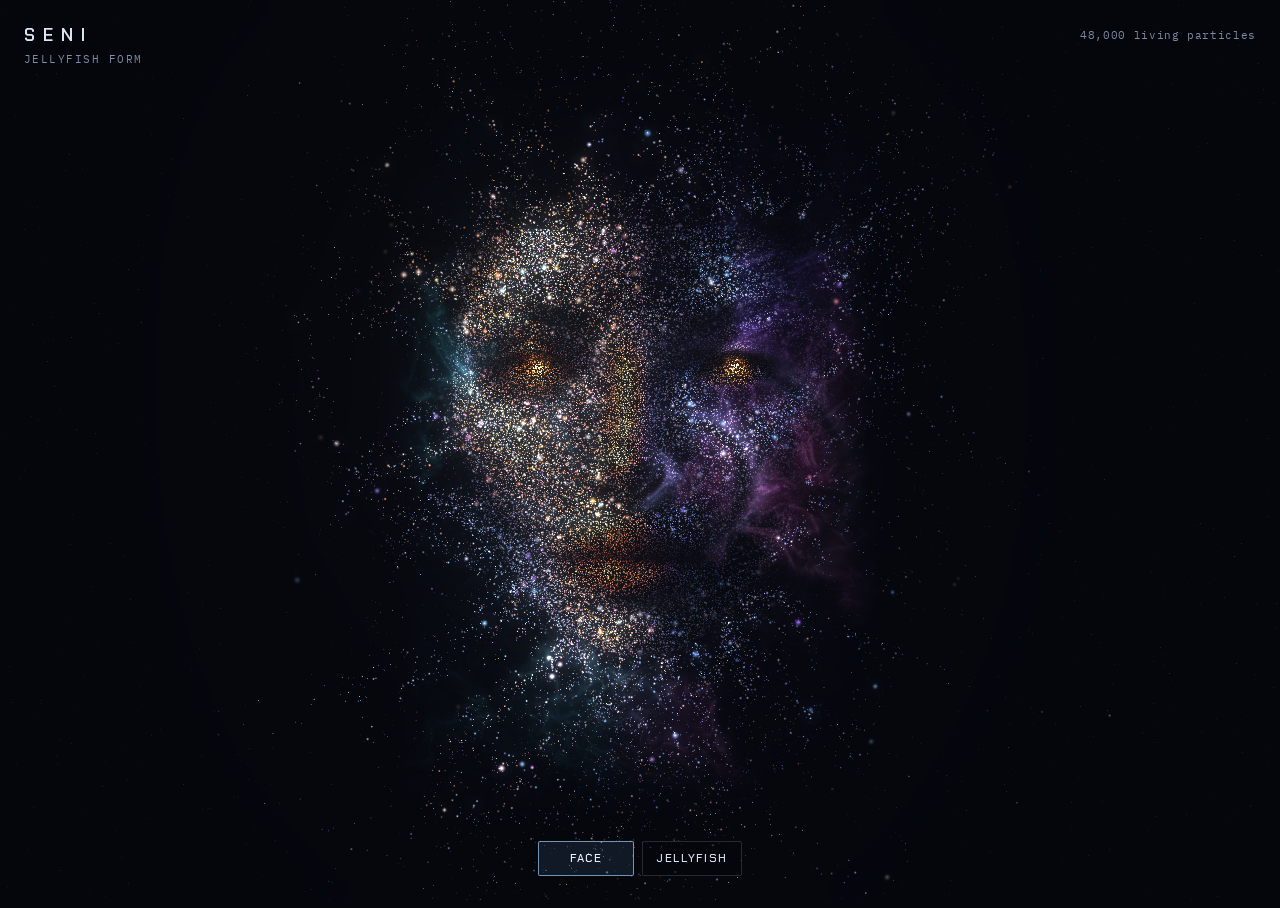
<file: jelly.html>
<!doctype html>
<html lang="en">
<head>
<meta charset="utf-8">
<meta name="viewport" content="width=device-width, initial-scale=1, viewport-fit=cover">
<title>Seni · Jellyfish form</title>
<link rel="stylesheet" href="./css/nova.css">
<link rel="stylesheet" href="./css/orbit.css">
<style>
.orbit-controls { gap: 8px; }
.orbit-controls button { min-width: 96px; }
.orbit-controls button[aria-pressed="true"] { border-color: rgba(167,214,255,.65); color: #eef5ff; background: rgba(89,136,184,.14); }
#form-status { margin: 4px 0 0; color: var(--dim); font-size: .68rem; letter-spacing: .06em; }
</style>
<script type="importmap">{"imports":{"three":"./js/vendor/three.module.js","three/addons/":"./js/vendor/addons/"}}</script>
<script type="module" src="./js/jelly-preview.js"></script>
</head>
<body class="orbital-study">
<canvas id="stage" aria-label="Seni’s particles flowing from her face into a luminous drifting jellyfish"></canvas>
<header class="orbit-hud">
  <p class="mark">SENI<small>Jellyfish form</small></p>
  <p id="form-status" role="status">Forming Seni…</p>
</header>
<footer class="orbit-controls" aria-label="Choose Seni’s form">
  <button data-form="face" type="button" aria-pressed="true" disabled>Face</button>
  <button data-form="jelly" type="button" aria-pressed="false" disabled>Jellyfish</button>
</footer>
</body>
</html>
</file>
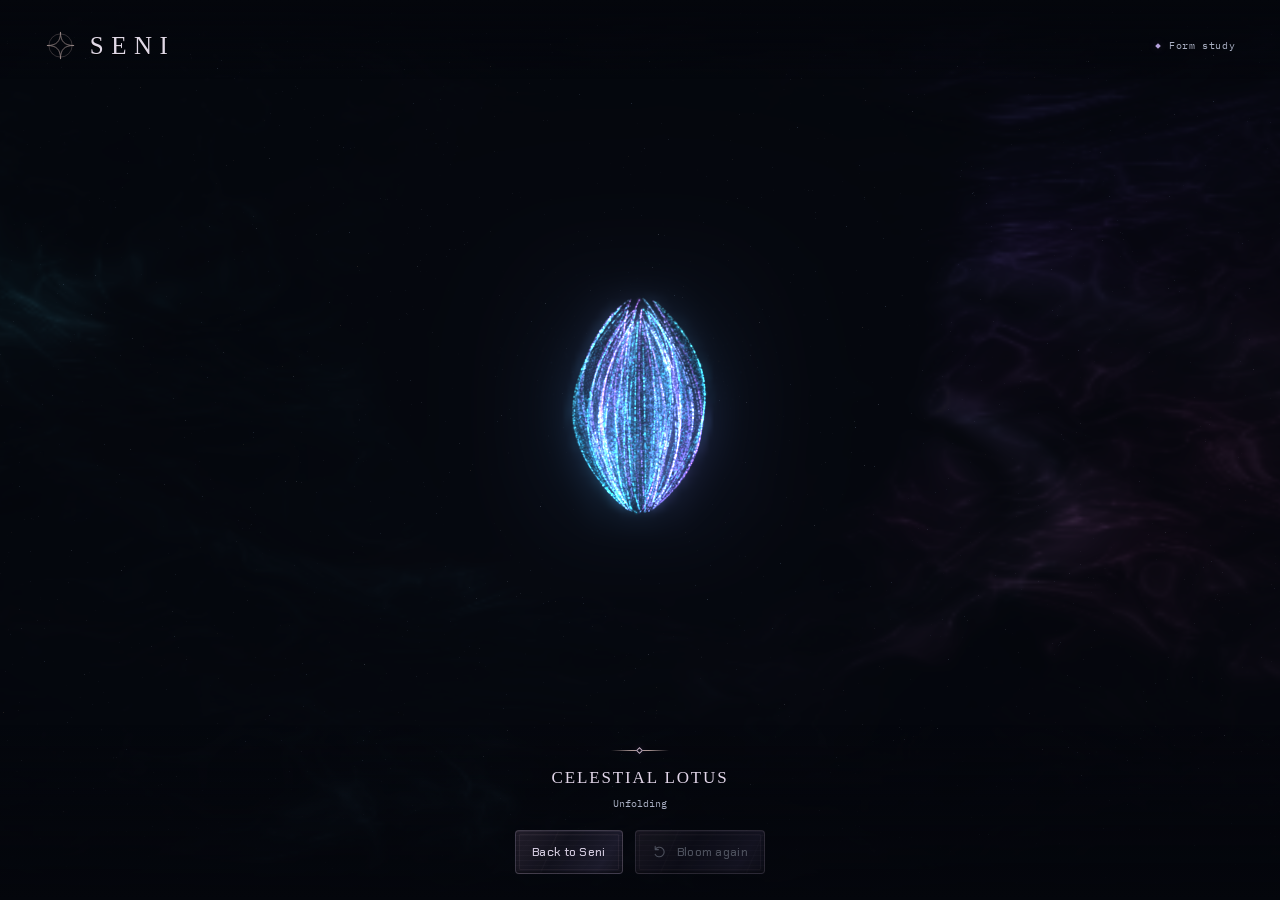
<file: lotus.html>
<!doctype html>
<html lang="en">
<head>
  <meta charset="utf-8">
  <meta name="viewport" content="width=device-width, initial-scale=1, viewport-fit=cover">
  <meta name="theme-color" content="#04060c">
  <title>Seni · Celestial Lotus</title>
  <link rel="stylesheet" href="./css/landing.css">
  <link rel="stylesheet" href="./css/lotus.css">
  <script type="importmap">{"imports":{"three":"./js/vendor/three.module.js","three/addons/":"./js/vendor/addons/"}}</script>
  <script type="module" src="./js/lotus-preview.js"></script>
</head>
<body class="lotus-study">
  <canvas id="stage" aria-label="A celestial lotus with drifting petal filaments, a rising stream of light and occasional bright petal traces"></canvas>
  <header class="masthead lotus-header">
    <div class="wordmark" aria-label="Seni">
      <svg class="brand-symbol" viewBox="0 0 32 32" aria-hidden="true"><path d="M16 2C16 12 12 16 2 16c10 0 14 4 14 14 0-10 4-14 14-14C20 16 16 12 16 2Z"/><circle cx="16" cy="16" r="12"/></svg>
      <span>SENI</span>
    </div>
    <p class="preview-label"><span aria-hidden="true"></span>Form study</p>
  </header>
  <main><h1 class="sr-only">Celestial Lotus</h1></main>
  <footer class="experience-footer">
    <div class="presence">
      <span class="presence-line" aria-hidden="true"></span>
      <p>Celestial Lotus</p>
      <p class="presence-note" id="lotus-status" role="status">Preparing the bloom…</p>
    </div>
    <div class="voice-controls" role="group" aria-label="Lotus preview controls">
      <a class="quiet-button" href="./">Back to Seni</a>
      <button class="quiet-button" id="bloom" type="button" disabled>
        <svg viewBox="0 0 20 20" aria-hidden="true"><path d="M4 7a6 6 0 1 1 0 6M4 3v4h4"/></svg>
        Bloom again
      </button>
    </div>
  </footer>
  <noscript><p class="no-script">Enable JavaScript to see the Celestial Lotus.</p></noscript>
</body>
</html>
</file>
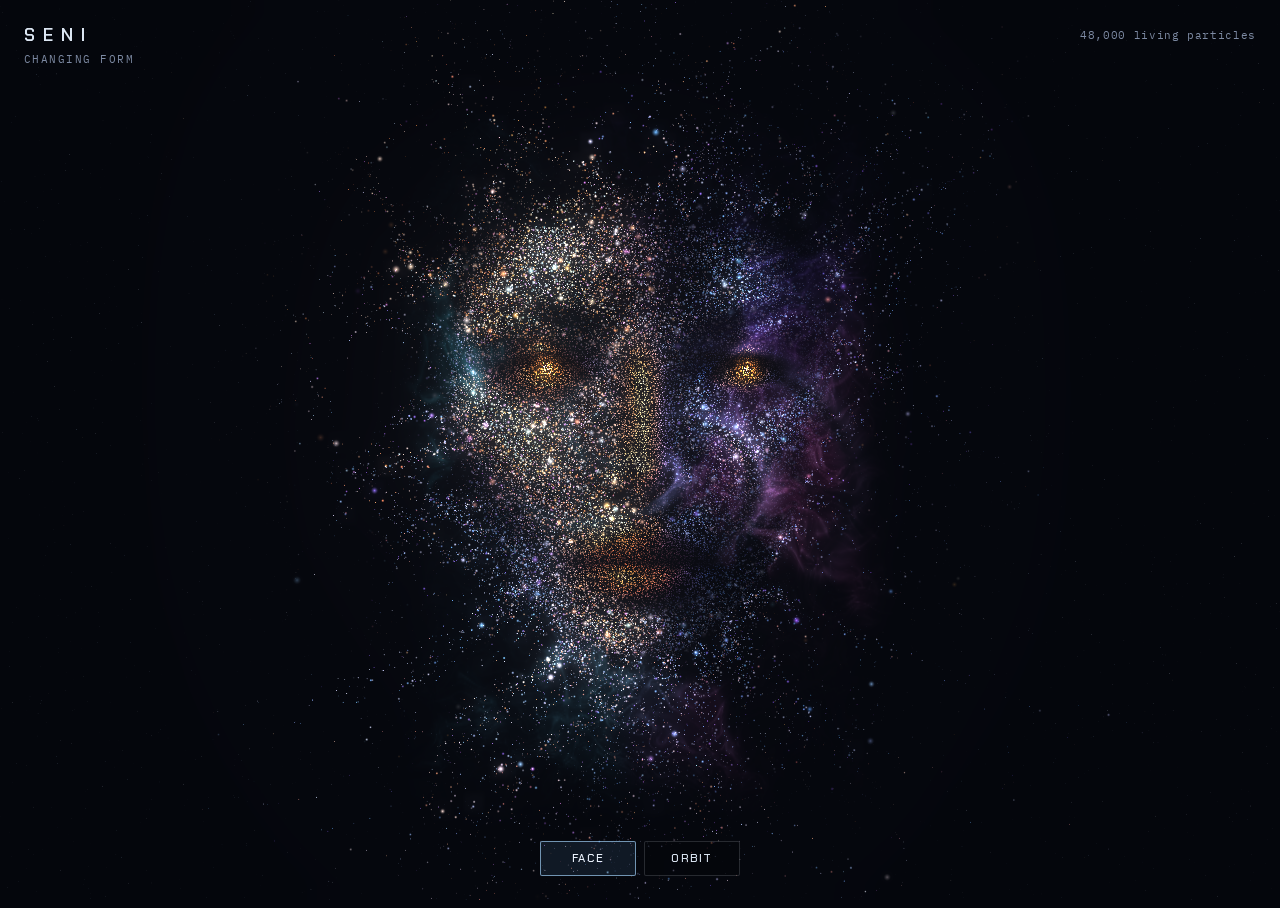
<file: morph.html>
<!doctype html>
<html lang="en">
<head>
<meta charset="utf-8">
<meta name="viewport" content="width=device-width, initial-scale=1, viewport-fit=cover">
<title>Seni · Changing form</title>
<link rel="stylesheet" href="./css/nova.css">
<link rel="stylesheet" href="./css/orbit.css">
<style>
.orbit-controls { gap: 8px; }
.orbit-controls button { min-width: 96px; }
.orbit-controls button[aria-pressed="true"] { border-color: rgba(167,214,255,.65); color: #eef5ff; background: rgba(89,136,184,.14); }
#form-status { margin: 4px 0 0; color: var(--dim); font-size: .68rem; letter-spacing: .06em; }
</style>
<script type="importmap">{"imports":{"three":"./js/vendor/three.module.js","three/addons/":"./js/vendor/addons/"}}</script>
<script type="module" src="./js/morph-preview.js"></script>
</head>
<body class="orbital-study">
<canvas id="stage" aria-label="Seni’s particles changing between her face and an orbital star"></canvas>
<header class="orbit-hud">
  <p class="mark">SENI<small>Changing form</small></p>
  <p id="form-status" role="status">Forming Seni…</p>
</header>
<footer class="orbit-controls" aria-label="Choose Seni’s form">
  <button data-form="face" type="button" aria-pressed="true" disabled>Face</button>
  <button data-form="orbit" type="button" aria-pressed="false" disabled>Orbit</button>
</footer>
</body>
</html>
</file>
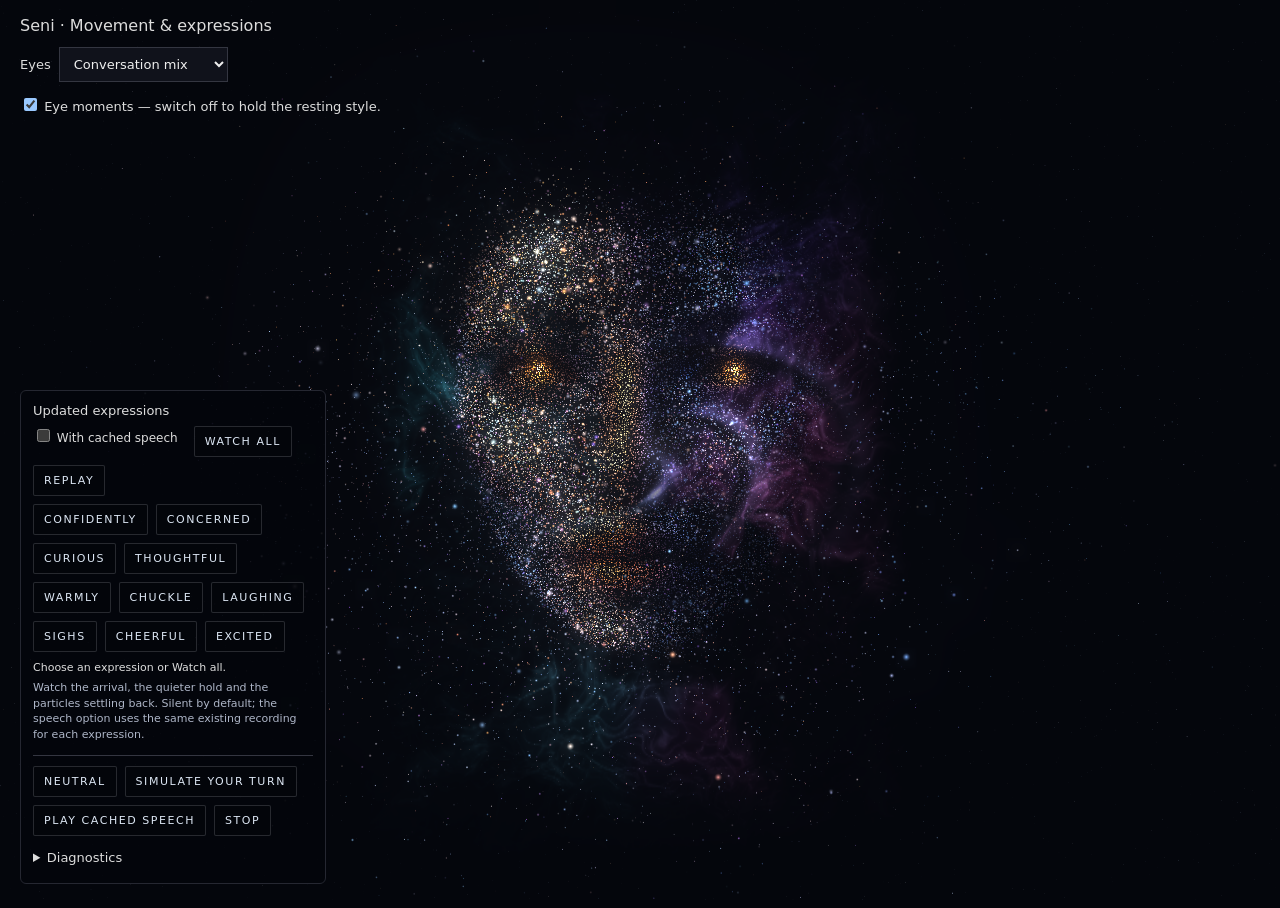
<file: movement.html>
<!doctype html>
<html lang="en">
<head>
  <meta charset="utf-8">
  <meta name="viewport" content="width=device-width,initial-scale=1">
  <title>Seni · Expression preview</title>
  <link rel="stylesheet" href="./css/nova.css">
  <script type="importmap">{"imports":{"three":"./js/vendor/three.module.js","three/addons/":"./js/vendor/addons/"}}</script>
  <style>
    .qa { position:fixed; z-index:10; left:20px; top:16px; right:20px; font:13px system-ui; color:#ddd }
    fieldset.qa { border:0; padding:0; margin:0; min-width:0 }
    .qa p { max-width:380px; line-height:1.4 }
    .qa nav { display:flex; gap:8px; flex-wrap:wrap; margin-bottom:8px }
    .qa button, .qa select { padding:8px 10px; font:inherit }
    .qa select { background:#10121b; color:#eee; border:1px solid #343641; margin-left:8px; max-width:72% }
    .controls { position:fixed; left:20px; bottom:16px; width:280px; max-height:calc(100vh - 165px); overflow:auto;
      background:rgba(4,6,12,.87); padding:12px; border:1px solid #252731; border-radius:6px }
    .controls button { font-size:11px }
    .timing-comparison { border-bottom:1px solid #343641; margin-bottom:10px; padding-bottom:8px }
    .timing-comparison h2 { font-size:13px; font-weight:500; margin:0 0 8px }
    .timing-options { display:flex; gap:8px 16px; flex-wrap:wrap; margin-bottom:8px; font-size:12px }
    .timing-comparison p { max-width:none; margin:5px 0; font-size:11px; color:#aeb6c8 }
    #timing-status { color:#ddd; min-height:1.4em }
    #metrics { white-space:pre-wrap; max-width:330px; font-size:12px }
    h1 { font-size:16px; font-weight:500; margin:0 0 12px }
    summary { cursor:pointer; padding:6px 0 }
    @media (max-width:900px) {
      .controls { width:auto; right:20px; max-height:25vh }
      .qa p { margin:6px 0 }
    }
    canvas { position:fixed; inset:0 }
  </style>
</head>
<body>
  <canvas id="stage" aria-label="Seni eye and movement preview"></canvas>
  <fieldset class="qa" id="preview-controls" disabled>
    <h1>Seni · Movement &amp; expressions</h1>
    <label for="eye-style">Eyes</label><select id="eye-style">
      <option value="auto" selected>Conversation mix</option>
      <option value="current">Current eyes</option>
      <option value="relaxed">Soft and settled</option>
      <option value="attentive">Open and attentive</option>
    </select>
    <p><label><input id="eye-moments" type="checkbox" checked> Eye moments</label> — switch off to hold the resting style.</p>
    <div class="controls">
      <section class="timing-comparison" aria-label="Expression performances">
        <h2>Updated expressions</h2>
        <div class="timing-options">
          <label><input id="timing-speech" type="checkbox"> With cached speech</label>
          <button id="watch-all">Watch all</button>
          <button id="replay">Replay</button>
        </div>
        <nav aria-label="Expression examples">
          <button id="timing-confidently">Confidently</button>
          <button id="timing-concerned">Concerned</button>
          <button id="timing-curious">Curious</button>
          <button id="timing-thoughtful">Thoughtful</button>
          <button id="timing-warmly">Warmly</button>
          <button id="timing-chuckle">Chuckle</button>
          <button id="timing-laughing">Laughing</button>
          <button id="timing-sighs">Sighs</button>
          <button id="timing-cheerful">Cheerful</button>
          <button id="timing-excited">Excited</button>
        </nav>
        <p id="timing-status" role="status">Loading expressions…</p>
        <p>Watch the arrival, the quieter hold and the particles settling back. Silent by default; the speech option uses the same existing recording for each expression.</p>
      </section>
      <nav aria-label="Movement examples">
        <button id="neutral">Neutral</button>
        <button id="listening">Simulate your turn</button>
        <button id="speech">Play cached speech</button>
        <button id="stop">Stop</button>
      </nav>
      <details><summary>Diagnostics</summary><pre id="metrics">Loading…</pre></details>
    </div>
  </fieldset>
  <script type="module" src="./js/movement-preview.js"></script>
</body>
</html>
</file>
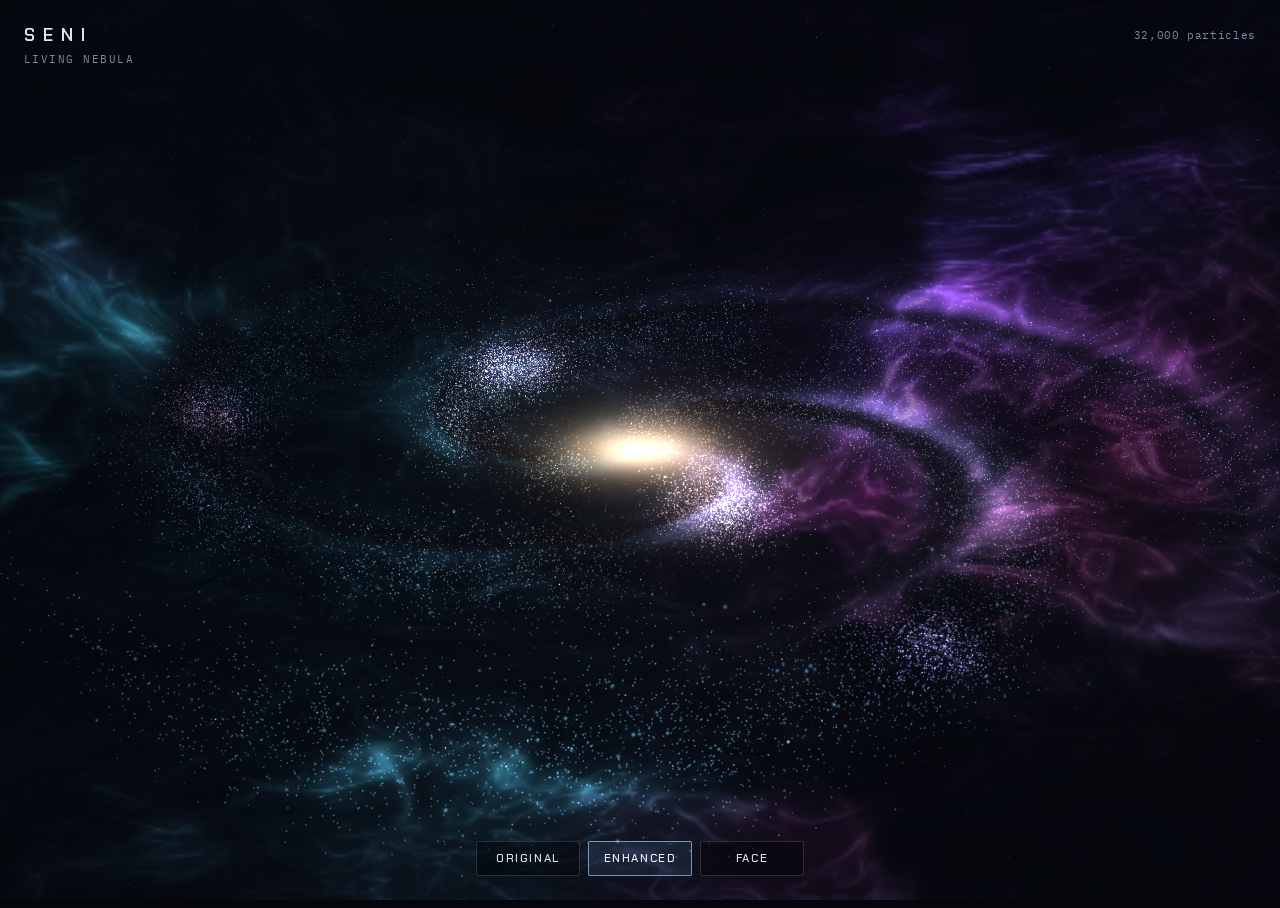
<file: nebula.html>
<!doctype html>
<html lang="en">
<head>
<meta charset="utf-8">
<meta name="viewport" content="width=device-width, initial-scale=1, viewport-fit=cover">
<title>Seni · Living nebula</title>
<link rel="stylesheet" href="./css/nova.css">
<link rel="stylesheet" href="./css/orbit.css">
<style>
.orbit-controls { gap: 8px; flex-wrap: wrap; padding: 0 18px; }
.orbit-controls button { min-width: 104px; }
.orbit-controls button[aria-pressed="true"] { border-color: rgba(167,214,255,.65); color: #eef5ff; background: rgba(89,136,184,.14); }
#form-status { margin: 4px 0 0; color: var(--dim); font-size: .68rem; letter-spacing: .06em; }
</style>
<script type="importmap">{"imports":{"three":"./js/vendor/three.module.js","three/addons/":"./js/vendor/addons/"}}</script>
<script type="module" src="./js/nebula-preview.js"></script>
</head>
<body class="orbital-study">
<canvas id="stage" aria-label="Seni’s nebula with travelling colour and delicate internal lightning"></canvas>
<header class="orbit-hud">
  <p class="mark">SENI<small>Living nebula</small></p>
  <p id="form-status" role="status">Gathering light…</p>
</header>
<footer class="orbit-controls" aria-label="Compare Seni’s nebula">
  <button data-view="original" type="button" aria-pressed="false" disabled>Original</button>
  <button data-view="enhanced" type="button" aria-pressed="true" disabled>Enhanced</button>
  <button data-view="face" type="button" aria-pressed="false" disabled>Face</button>
</footer>
</body>
</html>
</file>
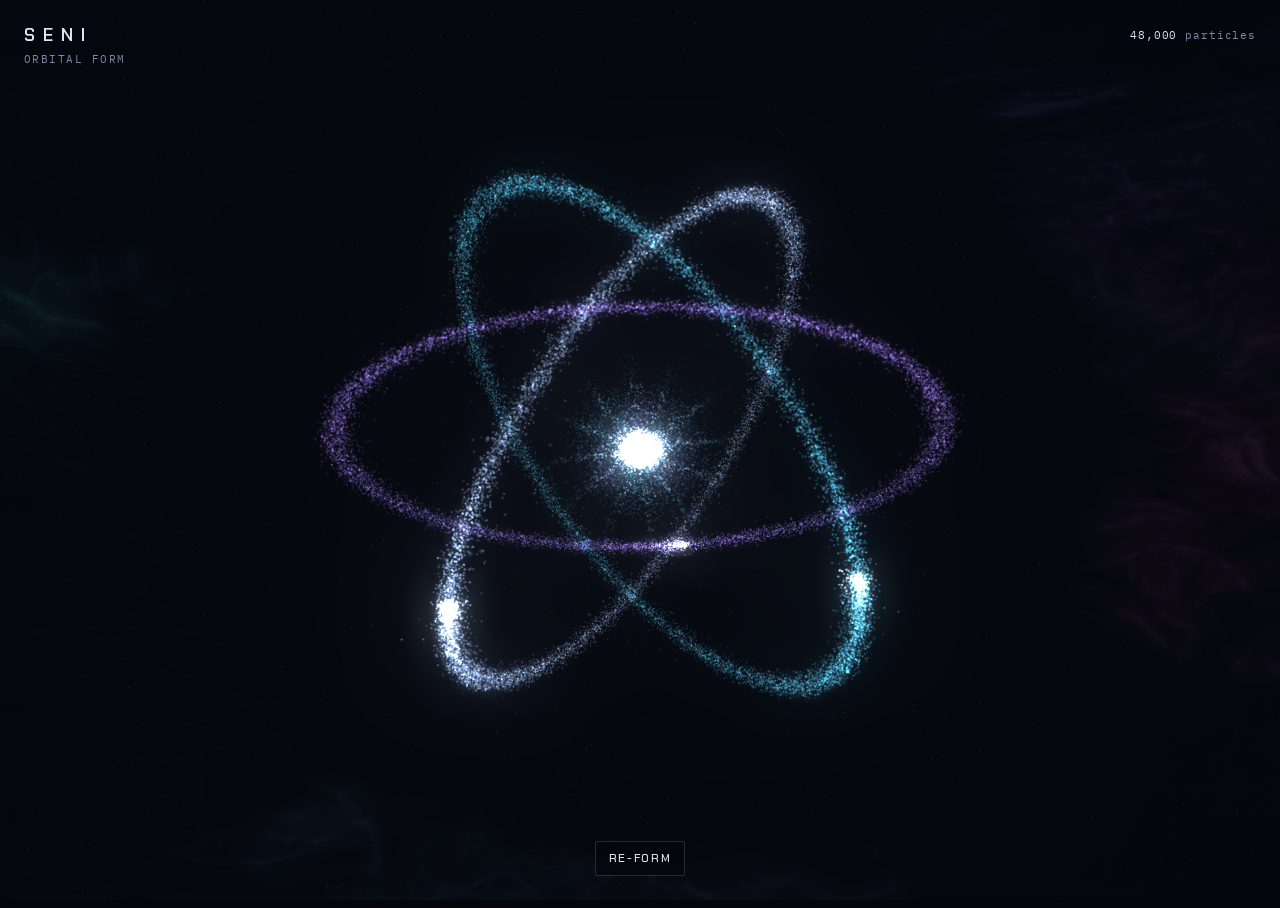
<file: orbit.html>
<!doctype html>
<html lang="en">
<head>
<meta charset="utf-8">
<meta name="viewport" content="width=device-width, initial-scale=1, viewport-fit=cover">
<title>Seni · Orbital form</title>
<link rel="stylesheet" href="./css/nova.css">
<link rel="stylesheet" href="./css/orbit.css">
<script type="importmap">{"imports":{"three":"./js/vendor/three.module.js","three/addons/":"./js/vendor/addons/"}}</script>
<script type="module" src="./js/orbit-preview.js"></script>
</head>
<body class="orbital-study">
<canvas id="stage" aria-label="Seni’s orbital form: a cool luminous star surrounded by three moving particle rings"></canvas>
<header class="orbit-hud">
  <p class="mark">SENI<small>Orbital form</small></p>
  <p class="orbit-count"><span id="orbit-count">48,000</span> particles</p>
</header>
<footer class="orbit-controls"><button id="reform" type="button">Re-form</button></footer>
</body>
</html>
</file>
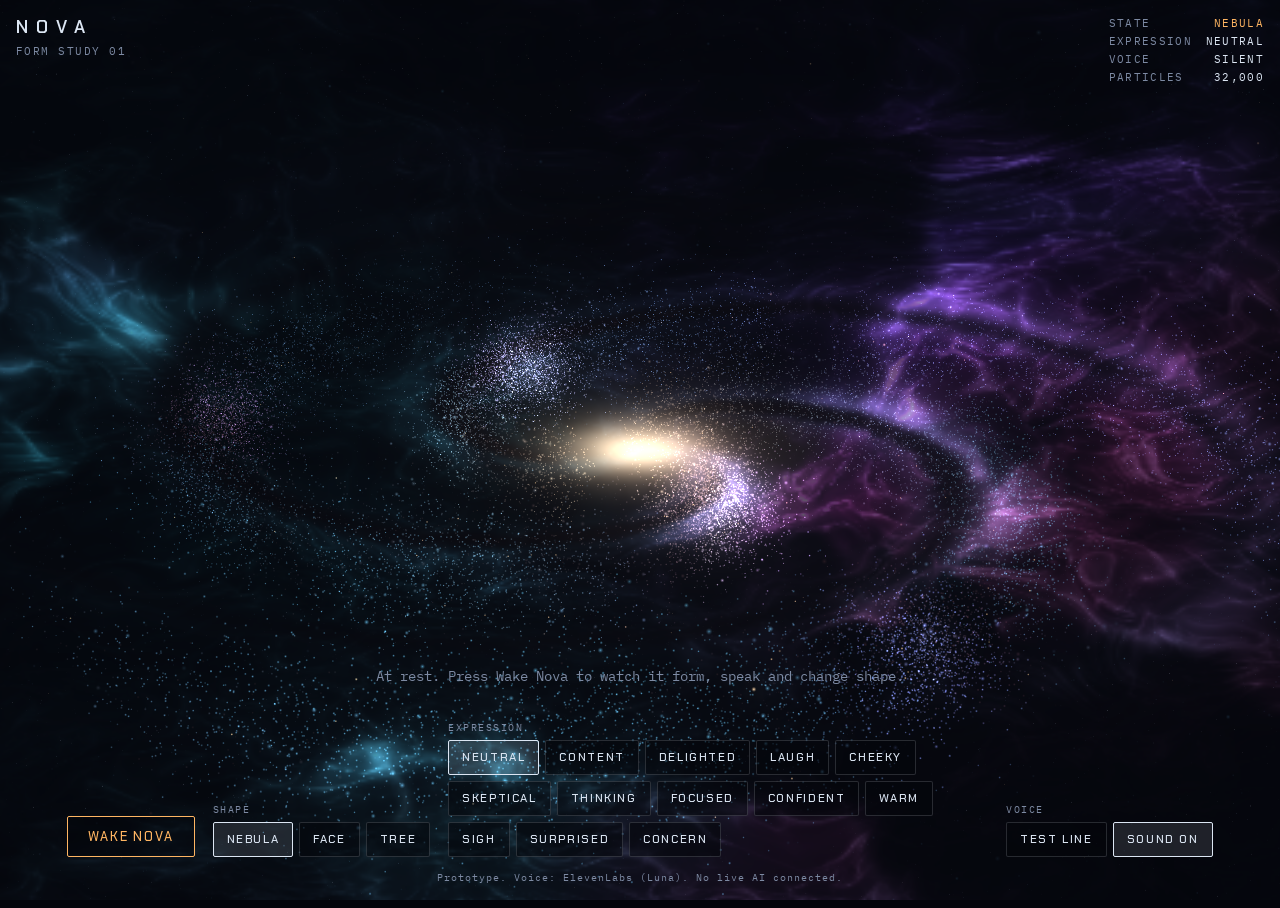
<file: study.html>
<!doctype html>
<html lang="en">
<head>
<meta charset="utf-8">
<meta name="viewport" content="width=device-width, initial-scale=1, viewport-fit=cover">
<title>Nova</title>
<link rel="stylesheet" href="./css/nova.css">
<script type="importmap">
{
  "imports": {
    "three": "./js/vendor/three.module.js",
    "three/addons/": "./js/vendor/addons/"
  }
}
</script>
<script type="module" src="./js/main.js"></script>
</head>
<body>

<canvas id="stage" aria-label="Nova, a cloud of light particles"></canvas>

<header class="hud">
  <p class="mark">NOVA<small>Form study 01</small></p>
  <dl class="readout">
    <div><dt>State</dt><dd id="r-state" class="live">Nebula</dd></div>
    <div><dt>Expression</dt><dd id="r-expr">Neutral</dd></div>
    <div><dt>Voice</dt><dd id="r-voice">Loading</dd></div>
    <div><dt>Particles</dt><dd id="r-n">0</dd></div>
  </dl>
</header>

<section class="bottom">
  <p class="caption rest" id="caption" aria-live="polite">At rest. Press Wake Nova to watch it form, speak and change shape.</p>
  <div class="dock">
    <button id="wake" class="primary" disabled>Wake Nova</button>
    <div class="group" role="group" aria-label="Shape">
      <span>Shape</span>
      <div class="row">
        <button data-mode="nebula" aria-pressed="true">Nebula</button>
        <button data-mode="face" aria-pressed="false">Face</button>
        <button data-mode="tree" aria-pressed="false">Tree</button>
      </div>
    </div>
    <div class="group" role="group" aria-label="Expression">
      <span>Expression</span>
      <div class="row">
        <button data-expr="neutral" aria-pressed="true">Neutral</button>
        <button data-expr="warm" aria-pressed="false">Warm</button>
        <button data-expr="curious" aria-pressed="false">Curious</button>
        <button data-expr="thinking" aria-pressed="false">Thinking</button>
      </div>
    </div>
    <div class="group" role="group" aria-label="Voice">
      <span>Voice</span>
      <div class="row">
        <button id="line" disabled>Test line</button>
        <button id="sound" aria-pressed="true">Sound on</button>
      </div>
    </div>
  </div>
  <p class="note">Prototype. Voice: ElevenLabs (Luna). No live AI connected.</p>
</section>

</body>
</html>
</file>
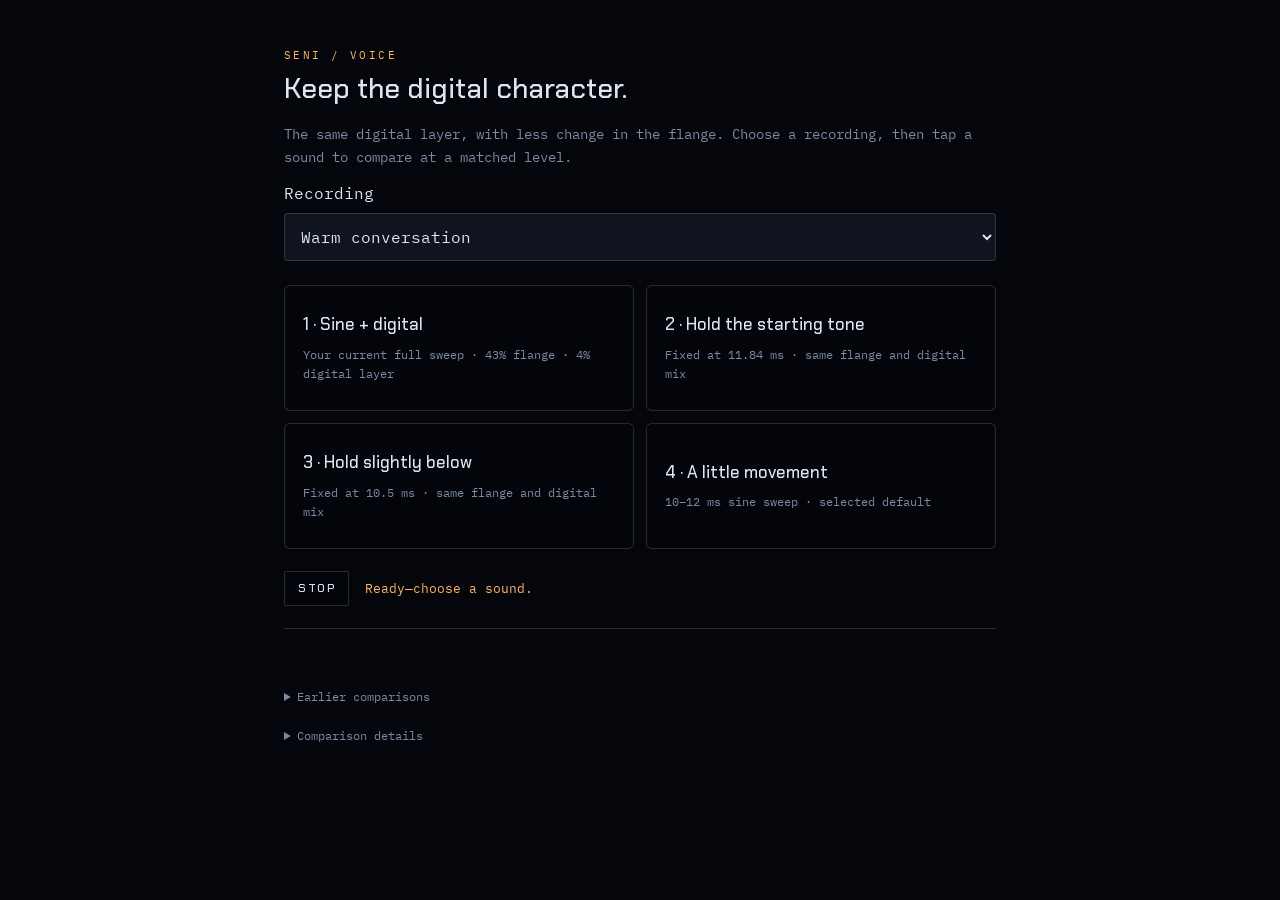
<file: voice.html>
<!doctype html>
<html lang="en">
<head>
  <meta charset="utf-8">
  <meta name="viewport" content="width=device-width,initial-scale=1">
  <title>Seni · Voice comparison</title>
  <link rel="stylesheet" href="./css/nova.css">
  <style>
    * { box-sizing: border-box }
    body { margin:0; overflow:auto; min-height:100%; height:auto }
    main { max-width:760px; margin:0 auto; padding:48px 24px }
    h1 { font-family:var(--display); font-weight:500; font-size:28px; margin:8px 0 16px }
    p { color:var(--dim); line-height:1.65; font-size:14px }
    .eyebrow { color:var(--ember); letter-spacing:.22em; font-size:11px }
    select { display:block; width:100%; padding:12px; margin:10px 0 24px; font:inherit;
      color:var(--ink); background:#10141e; border:1px solid var(--rule); border-radius:4px }
    .options { display:grid; grid-template-columns:1fr 1fr; gap:12px }
    .options button { min-height:126px; text-align:left; text-transform:none; letter-spacing:0;
      padding:18px; border-radius:6px; font-size:17px; line-height:1.4 }
    button small { display:block; color:var(--dim); font:12px/1.6 var(--mono); margin-top:8px }
    .transport { display:flex; align-items:center; gap:16px; margin:22px 0 }
    #status { font-size:13px; color:var(--ember); line-height:1.5 }
    #quote { padding:18px 0; border-top:1px solid var(--rule) }
    details { color:var(--dim); font-size:12px; margin-top:24px }
    pre { white-space:pre-wrap; line-height:1.6; overflow-wrap:anywhere }
    @media(max-width:540px) { main { padding:24px 18px } .options { grid-template-columns:1fr } .options button { min-height:100px } }
  </style>
</head>
<body>
  <main>
    <div class="eyebrow">SENI / VOICE</div>
    <h1>Keep the digital character.</h1>
    <p>The same digital layer, with less change in the flange. Choose a recording, then tap a sound to compare at a matched level.</p>
    <label for="clip">Recording</label>
    <select id="clip">
      <option value="lab-slow">Warm conversation</option>
      <option value="lab-moods">Whisper, laughter and expression</option>
      <option value="intro">Introduction</option>
      <option value="lab-press">Clear consonants</option>
      <option value="lab-fast">Quick speech</option>
    </select>
    <div class="options" aria-label="Voice comparisons">
      <button data-preset="digital" aria-pressed="false">1 · Sine + digital<small>Your current full sweep · 43% flange · 4% digital layer</small></button>
      <button data-preset="fixedHigh" aria-pressed="false">2 · Hold the starting tone<small>Fixed at 11.84 ms · same flange and digital mix</small></button>
      <button data-preset="fixedLow" aria-pressed="false">3 · Hold slightly below<small>Fixed at 10.5 ms · same flange and digital mix</small></button>
      <button data-preset="narrow" aria-pressed="false">4 · A little movement<small>10–12 ms sine sweep · selected default</small></button>
    </div>
    <div class="transport"><button id="stop">Stop</button><span id="status" role="status">Ready—choose a sound.</span></div>
    <p id="quote"></p>
    <details>
      <summary>Earlier comparisons</summary>
      <div class="options" aria-label="Earlier voice comparisons">
        <button data-preset="original" aria-pressed="false">Original triangle<small>43% flange · approved starting point</small></button>
        <button data-preset="sine" aria-pressed="false">Sine only<small>43% flange · no digital layer</small></button>
        <button data-preset="balanced" aria-pressed="false">Balanced digital<small>32% flange · 4% digital layer</small></button>
      </div>
    </details>
    <details><summary>Comparison details</summary><pre id="metrics">Levels are measured when a recording loads.</pre></details>
  </main>
  <script type="module" src="./js/voice-preview.js"></script>
</body>
</html>
</file>
<file: css/nova.css>
@font-face {
  font-family: 'Chakra Petch';
  font-style: normal;
  font-weight: 500;
  font-display: swap;
  src: url('../assets/fonts/chakra-petch-latin-500-normal.woff2') format('woff2');
}

@font-face {
  font-family: 'Chakra Petch';
  font-style: normal;
  font-weight: 600;
  font-display: swap;
  src: url('../assets/fonts/chakra-petch-latin-600-normal.woff2') format('woff2');
}

@font-face {
  font-family: 'IBM Plex Mono';
  font-style: normal;
  font-weight: 400;
  font-display: swap;
  src: url('../assets/fonts/ibm-plex-mono-latin-400-normal.woff2') format('woff2');
}

@font-face {
  font-family: 'IBM Plex Mono';
  font-style: normal;
  font-weight: 500;
  font-display: swap;
  src: url('../assets/fonts/ibm-plex-mono-latin-500-normal.woff2') format('woff2');
}

/* Layout: full-bleed WebGL stage; HUD pinned top, caption + dock stacked at the bottom. Single deliberate dark look (deep space). */
:root {
  --void: #04060c;
  --ink: #dce6f3;
  --dim: #7d8aa3;
  --ember: #ffb562;
  --rule: rgba(220, 230, 243, 0.16);
  --veil: rgba(4, 6, 12, 0.55);
  --display: 'Chakra Petch', 'Avenir Next Condensed', 'Arial Narrow', sans-serif;
  --mono: 'IBM Plex Mono', ui-monospace, Menlo, Consolas, monospace;
  color-scheme: dark;
}
html, body { height: 100%; }
body { background: var(--void); color: var(--ink); font-family: var(--mono); overflow: hidden; }
#stage { position: fixed; inset: 0; width: 100%; height: 100%; display: block; }

.hud {
  position: fixed; left: 0; right: 0;
  top: env(safe-area-inset-top, 0px);
  padding: 16px;
  display: flex; justify-content: space-between; align-items: flex-start; gap: 16px; flex-wrap: wrap;
  pointer-events: none;
}
.mark { font-family: var(--display); font-weight: 600; font-size: 1.1rem; letter-spacing: 0.45em; margin: 0; }
.mark small { display: block; margin-top: 6px; font-family: var(--mono); font-weight: 400; font-size: 0.66rem; letter-spacing: 0.14em; color: var(--dim); text-transform: uppercase; }
.readout { display: grid; grid-template-columns: auto auto; gap: 4px 14px; margin: 0; font-size: 0.68rem; letter-spacing: 0.12em; text-transform: uppercase; }
.readout div { display: contents; }
.readout dt { color: var(--dim); }
.readout dd { margin: 0; text-align: right; font-variant-numeric: tabular-nums; }
.readout dd.live { color: var(--ember); }

.bottom {
  position: fixed; left: 0; right: 0; bottom: 0;
  padding: 0 16px calc(env(safe-area-inset-bottom, 0px) + 16px);
  display: flex; flex-direction: column; align-items: center; gap: 14px;
  pointer-events: none;
}
.caption {
  margin: 0; max-width: 38rem; min-height: 3em;
  text-align: center; font-size: 1rem; line-height: 1.5; text-wrap: balance;
  color: var(--ink);
}
/* Keep live speech text clear of the face; retain connection/status messages. */
.caption:not(.rest) { display: none; }
.caption .w { opacity: 0.2; transition: opacity 0.12s linear; }
.caption .w.on { opacity: 1; }
.caption.rest { color: var(--dim); font-size: 0.85rem; }

.dock { display: flex; flex-wrap: wrap; justify-content: center; align-items: flex-end; gap: 10px 18px; pointer-events: auto; }
.group { display: flex; flex-direction: column; gap: 6px; }
.group > span { font-size: 0.6rem; letter-spacing: 0.16em; text-transform: uppercase; color: var(--dim); }
.row { display: flex; flex-wrap: wrap; gap: 6px; }
.live-group input {
  box-sizing: border-box; width: 150px; min-width: 0; padding: 9px;
  font: 0.72rem var(--mono); color: var(--ink); background: var(--veil);
  border: 1px solid var(--rule); border-radius: 2px;
}
.live-group input:focus-visible { outline: 2px solid var(--ember); outline-offset: 2px; }
.live-group button:disabled { opacity: 0.5; cursor: default; }
.live-capture { align-items: center; }
.live-capture label { display: flex; align-items: center; gap: 6px; }
.live-capture input { width: auto; padding: 0; }
button {
  font-family: var(--display); font-weight: 500; font-size: 0.72rem; letter-spacing: 0.14em; text-transform: uppercase;
  color: var(--ink); background: var(--veil); border: 1px solid var(--rule); border-radius: 2px;
  padding: 9px 13px; cursor: pointer;
  transition: border-color 0.15s, background 0.15s, color 0.15s;
}
button:hover { border-color: var(--ink); }
button:focus-visible { outline: 2px solid var(--ember); outline-offset: 2px; }
button[aria-pressed="true"] { background: rgba(220, 230, 243, 0.12); border-color: var(--ink); }
button.primary { color: var(--ember); border-color: var(--ember); padding: 11px 20px; font-size: 0.8rem; }
button.primary:hover { background: rgba(255, 181, 98, 0.1); }
.note { margin: 0; font-size: 0.62rem; letter-spacing: 0.1em; color: var(--dim); text-align: center; }

@media (max-width: 560px) {
  .dock { gap: 10px; }
  button { padding: 8px 10px; font-size: 0.66rem; }
  .caption { font-size: 0.92rem; }
}

.tuning {
  position: fixed; z-index: 2;
  top: calc(env(safe-area-inset-top, 0px) + 120px); right: 16px;
  width: 246px; max-width: calc(100vw - 32px);
  border: 1px solid var(--rule); border-radius: 3px;
  background: rgba(4, 6, 12, 0.9); color: var(--ink);
  font-family: var(--mono); font-size: 0.65rem;
}
.tuning > summary {
  padding: 11px 12px; cursor: pointer;
  font-family: var(--display); font-size: 0.75rem;
  letter-spacing: 0.12em; text-transform: uppercase;
}
.tuning > summary::marker { color: var(--ember); }
.tuning > summary:focus-visible,
.tuning input:focus-visible,
.tuning select:focus-visible,
.tuning textarea:focus-visible { outline: 2px solid var(--ember); outline-offset: 2px; }
.tuning-content {
  padding: 0 12px 12px; display: grid; gap: 10px;
  max-height: calc(100dvh - 310px); overflow-y: auto;
  overscroll-behavior: contain;
}
.tuning-control {
  display: grid; grid-template-columns: 1fr auto; gap: 4px 12px;
  align-items: center;
}
.tuning-control output { color: var(--ember); font-variant-numeric: tabular-nums; }
.tuning-control input {
  grid-column: 1 / -1; width: 100%; margin: 0;
  accent-color: var(--ember); cursor: pointer;
}
.tuning-json {
  box-sizing: border-box; display: block; width: 100%; height: 142px;
  resize: none; padding: 8px; border: 1px solid var(--rule); border-radius: 2px;
  background: var(--veil); color: var(--dim);
  font: 0.6rem/1.5 var(--mono); white-space: pre;
}
.tuning-footer { display: flex; align-items: center; gap: 10px; }
.tuning-footer button { padding: 6px 10px; font-size: 0.65rem; }
.tuning-status { color: var(--dim); font-size: 0.6rem; }
.speech-lab { display: grid; grid-template-columns: 1fr auto; gap: 7px; align-items: center; min-width: 0; }
.speech-lab label, .speech-lab .tuning-status { grid-column: 1 / -1; }
.speech-lab select {
  min-width: 0; width: 100%; padding: 6px; border: 1px solid var(--rule); border-radius: 2px;
  background: var(--veil); color: var(--ink); font: 0.6rem var(--mono);
}
.speech-lab button { padding: 6px 10px; font-size: 0.65rem; }
.speech-lab button:disabled, .speech-lab select:disabled { opacity: 0.5; cursor: default; }
.speech-lab-capture-file { grid-column: 1 / -1; width: 100%; min-width: 0; }

@media (max-width: 560px) {
  .tuning { right: 12px; width: 220px; max-width: calc(100vw - 24px); }
  .tuning > summary { padding: 9px 10px; font-size: 0.68rem; }
  .tuning-content { max-height: min(290px, calc(100dvh - 350px)); gap: 7px; padding: 0 10px 10px; }
  .tuning-json { height: 110px; }
}
</file>
<file: css/orbit.css>
.orbit-hud {
  position: fixed; inset: env(safe-area-inset-top, 0px) 0 auto;
  display: flex; justify-content: space-between; align-items: flex-start; gap: 24px;
  padding: 24px; pointer-events: none;
}
.orbit-count {
  margin: 4px 0 0; color: var(--dim); font-size: .68rem;
  font-variant-numeric: tabular-nums; letter-spacing: .08em;
}
.orbit-count span { color: var(--ink); }
.orbit-controls {
  position: fixed; inset: auto 0 calc(env(safe-area-inset-bottom, 0px) + 24px);
  display: flex; justify-content: center;
}
@media (max-width: 560px) {
  .orbit-hud { padding: 18px; gap: 16px; }
  .orbit-count { font-size: .6rem; }
}
</file>
<file: css/landing.css>
@font-face {
  font-family: 'Chakra Petch'; font-style: normal; font-weight: 500; font-display: swap;
  src: url('../assets/fonts/chakra-petch-latin-500-normal.woff2') format('woff2');
}
@font-face {
  font-family: 'Chakra Petch'; font-style: normal; font-weight: 600; font-display: swap;
  src: url('../assets/fonts/chakra-petch-latin-600-normal.woff2') format('woff2');
}
@font-face {
  font-family: 'IBM Plex Mono'; font-style: normal; font-weight: 400; font-display: swap;
  src: url('../assets/fonts/ibm-plex-mono-latin-400-normal.woff2') format('woff2');
}
:root {
  color-scheme: dark; --void: #04060c; --light: #edf0f8; --soft: #a9afc3;
  --violet: #d9c8fc; --border: rgb(166 150 171 / 28%);
  --bronze: #aa9695; --engraving: rgb(174 149 153 / 22%);
  --inscription: 'Palatino Linotype', 'Palatino', 'Book Antiqua', Georgia, serif;
  --display: 'Chakra Petch', 'Avenir Next', sans-serif;
  --mono: 'IBM Plex Mono', ui-monospace, monospace; font-synthesis: none;
  /* Static mineral striations: texture stays local to the controls. */
  --patina: repeating-linear-gradient(0deg, transparent 0 2px, rgb(208 194 217 / 3%) 2px 3px, transparent 3px 5px),
    repeating-linear-gradient(113deg, transparent 0 38px, rgb(179 155 166 / 4%) 39px, transparent 40px 79px),
    linear-gradient(125deg, rgb(145 113 133 / 13%), transparent 42%, rgb(102 93 147 / 12%) 80%, transparent);
}
*, *::before, *::after { box-sizing: border-box; }
html, body { margin: 0; width: 100%; height: 100%; overflow: hidden; }
body { color: var(--light); background: var(--void); font-family: var(--display); }
button { font: inherit; color: inherit; cursor: pointer; -webkit-tap-highlight-color: transparent; }
button:disabled { cursor: default; }
button:focus-visible { outline: 2px solid var(--violet); outline-offset: 5px; }
button svg { width: 20px; height: 20px; fill: none; stroke: currentColor; stroke-width: 1.35; stroke-linecap: round; stroke-linejoin: round; flex: 0 0 auto; }
[hidden] { display: none !important; }
#stage { position: fixed; inset: 0; width: 100%; height: 100%; display: block; }
.masthead {
  position: relative; z-index: 2;
  padding: calc(30px + env(safe-area-inset-top, 0px)) clamp(22px, 3.5vw, 56px) 18px;
  display: grid; grid-template-columns: 1fr auto 1fr; align-items: center; gap: 20px;
  pointer-events: none; background: linear-gradient(var(--void), rgb(4 6 12 / 45%) 60%, transparent);
}
.wordmark { display: flex; align-items: center; gap: 14px; font: 400 25px/1 var(--inscription); letter-spacing: .3em; color: #e1d9e7; text-shadow: 0 1px 0 #000; }
.brand-symbol { width: 31px; height: 31px; fill: none; stroke: var(--bronze); stroke-width: .7; }
.brand-symbol circle { stroke-opacity: .42; }
.mode-switch {
  display: flex; align-items: center; gap: 4px; padding: 5px;
  border: 1px solid var(--border); border-radius: 5px;
  background-color: #0c0d16; background-image: var(--patina); pointer-events: auto;
  box-shadow: inset 0 0 0 2px #06070d, inset 0 0 0 3px rgb(174 149 153 / 9%), 0 5px 16px rgb(0 0 0 / 25%);
}
.mode-option {
  position: relative; min-width: 98px; min-height: 40px; padding: 8px 17px; border: 1px solid transparent;
  border-radius: 2px; background: transparent; display: flex; justify-content: center;
  align-items: center; gap: 8px; font-size: 13px; font-weight: 500; letter-spacing: .035em;
}
.mode-option:disabled { color: #9799ad; }
.mode-option.is-selected {
  background-color: #292532; background-image: var(--patina);
  border-color: rgb(185 164 190 / 35%); color: #ece3ff;
  box-shadow: inset 0 1px 0 rgb(222 202 227 / 9%), inset 0 -2px 5px rgb(0 0 0 / 35%);
}
.mode-option.is-selected::after { content: ''; position: absolute; bottom: 3px; left: 36%; right: 36%; height: 1px; background: #b9a3b4; box-shadow: 0 0 7px rgb(176 137 210 / 40%); pointer-events: none; }
.mode-option svg { width: 16px; height: 16px; }
.soon { font: 8px var(--mono); text-transform: uppercase; letter-spacing: .07em; color: #aca5bb; }
.preview-label { justify-self: end; display: flex; align-items: center; gap: 9px; margin: 0; font: 10px var(--mono); color: var(--soft); letter-spacing: .06em; }
.preview-label > span { width: 4px; height: 4px; background: #b3a0da; transform: rotate(45deg); box-shadow: 0 0 8px rgb(180 150 242 / 24%); }
.experience { position: relative; z-index: 1; display: grid; justify-items: center; padding-top: 4px; pointer-events: none; }
.arrival { display: flex; flex-direction: column; align-items: center; width: min(360px, calc(100vw - 48px)); pointer-events: auto; text-align: center; }
.meet-button {
  position: relative; display: inline-grid; grid-template-columns: 18px minmax(0, 1fr) 18px; align-items: center; gap: 16px;
  min-width: 262px; min-height: 68px; padding: 21px 25px; color: #eee4f2;
  font: 400 16px/1.2 var(--inscription); text-transform: uppercase; letter-spacing: .14em;
  border: 1px solid #92808f; border-radius: 4px;
  background-color: #1b1926; background-image: var(--patina);
  text-shadow: 0 2px 2px #07060c;
  box-shadow: 0 5px 20px rgb(0 0 0 / 36%), 0 0 36px rgb(139 98 209 / 12%), inset 0 1px 0 rgb(223 202 224 / 17%), inset 0 -3px 6px rgb(0 0 0 / 48%);
  transition: background-color .2s, border-color .2s, box-shadow .2s, color .2s;
}
.meet-button::before { content: ''; position: absolute; inset: 5px; border: 1px solid var(--engraving); border-radius: 1px; box-shadow: 0 1px 0 rgb(0 0 0 / 50%); pointer-events: none; }
.meet-button::after {
  content: ''; position: absolute; inset: -6px; pointer-events: none; opacity: .65;
  background: linear-gradient(var(--bronze), var(--bronze)) left top / 13px 1px,
    linear-gradient(var(--bronze), var(--bronze)) left top / 1px 13px,
    linear-gradient(var(--bronze), var(--bronze)) right bottom / 13px 1px,
    linear-gradient(var(--bronze), var(--bronze)) right bottom / 1px 13px;
  background-repeat: no-repeat;
}
.meet-button:not(:disabled):hover {
  color: #f7eef9; background-color: #282332; border-color: #c2abaf;
  box-shadow: 0 5px 20px rgb(0 0 0 / 36%), 0 0 30px rgb(160 120 200 / 22%), inset 0 1px 0 rgb(235 211 216 / 24%), inset 0 -3px 6px rgb(0 0 0 / 45%);
}
.meet-button:not(:disabled):hover::before { border-color: rgb(212 176 174 / 42%); }
.meet-button:not(:disabled):active { background-color: #15121f; box-shadow: inset 0 2px 8px #07060c; }
.meet-button:disabled { color: #b7b0c5; border-color: #635b70; }
.meet-button svg { width: 18px; height: 18px; color: #c3aecb; }
#meet-label { text-align: center; text-indent: .14em; }
.entry-hint { margin: 18px 0 0; font: 11px/1.6 var(--mono); color: #c0bbcf; letter-spacing: .025em; text-shadow: 0 1px 8px #04060c; }
.entry-error { margin: 14px 0 0; max-width: 310px; font: 12px/1.7 var(--mono); color: #e5c2b0; background: rgb(4 6 12 / 80%); padding: 8px 12px; border-radius: 8px; }
.experience-footer {
  position: fixed; z-index: 2; inset: auto 0 0;
  padding: 25px 20px calc(26px + env(safe-area-inset-bottom, 0px));
  display: flex; flex-direction: column; align-items: center; gap: 18px; pointer-events: none;
  background: linear-gradient(transparent, rgb(4 6 12 / 65%) 55%, var(--void));
}
.presence { text-align: center; }
.presence-line { position: relative; display: block; width: 58px; height: 1px; margin: 0 auto 16px; background: linear-gradient(90deg, transparent, var(--bronze) 35%, var(--bronze) 65%, transparent); }
.presence-line::after { content: ''; position: absolute; width: 5px; height: 5px; left: calc(50% - 2.5px); top: -2px; border: 1px solid #bba7bc; background: #0d0c16; transform: rotate(45deg); box-shadow: 0 0 8px rgb(195 163 246 / 20%); }
.presence p { margin: 0; font: 400 17px/1.3 var(--inscription); letter-spacing: .11em; text-transform: uppercase; color: #e2d6e9; }
.presence .presence-note { margin-top: 7px; color: var(--soft); font: 10px/1.6 var(--mono); letter-spacing: .01em; text-transform: none; }
.presence .form-error { max-width: 340px; margin: 8px auto 0; color: #e5c2b0; font: 10px/1.6 var(--mono); letter-spacing: 0; text-transform: none; }
.voice-controls { display: flex; justify-content: center; align-items: center; flex-wrap: wrap; gap: 8px 12px; pointer-events: auto; }
.capture-controls { display: flex; justify-content: center; align-items: center; flex-wrap: wrap; gap: 8px 12px; pointer-events: auto; }
.capture-controls label { display: flex; align-items: center; gap: 7px; font: 10px var(--mono); color: var(--soft); }
.capture-controls input { accent-color: var(--violet); }
.capture-controls .quiet-button { min-height: 36px; padding: 8px 12px; font-size: 10px; }
.quiet-button {
  position: relative; display: inline-flex; align-items: center; justify-content: center; gap: 9px;
  min-height: 44px; padding: 11px 16px; border-radius: 4px; border: 1px solid var(--border);
  background-color: #11111c; background-image: var(--patina); font-size: 12px; letter-spacing: .025em; color: #d0c8dc;
  box-shadow: inset 0 1px 0 rgb(204 182 213 / 8%), inset 0 -2px 3px rgb(0 0 0 / 35%);
  transition: border-color .15s, color .15s, background-color .15s;
}
.quiet-button::before { content: ''; position: absolute; inset: 3px; border: 1px solid rgb(174 149 153 / 9%); border-radius: 1px; pointer-events: none; }
.quiet-button:not(:disabled):hover { color: #f0e5f6; background-color: #242030; border-color: #9d879c; }
.quiet-button:not(:disabled):active { background-color: #0b0b14; box-shadow: inset 0 2px 5px #050509; }
.quiet-button:disabled { color: #747988; opacity: .65; }
.quiet-button svg { width: 16px; height: 16px; }
.surprise-button, .talk-button { border-color: rgb(180 150 186 / 48%); color: #e8dcef; }
.control-short { display: none; }
.sound-cross, .mic-cross { display: none; }
.mic-button[aria-pressed="true"] { color: #e5c2b0; border-color: rgb(197 149 134 / 48%); }
.mic-button[aria-pressed="true"] .mic-cross { display: block; }
.sound-button[aria-pressed="true"] .sound-waves { display: none; }
.sound-button[aria-pressed="true"] .sound-cross { display: block; }
.sr-only { position: absolute; width: 1px; height: 1px; padding: 0; margin: -1px; overflow: hidden; clip-path: inset(50%); white-space: nowrap; border: 0; }
.no-script { position: fixed; top: 40%; width: 100%; padding: 24px; text-align: center; background: #04060c; }
@media (max-width: 620px) {
  .masthead { padding-top: calc(23px + env(safe-area-inset-top, 0px)); gap: 24px 8px; grid-template-columns: 1fr 1fr; }
  .wordmark { gap: 10px; font-size: 22px; }
  .brand-symbol { width: 26px; height: 26px; }
  .preview-label { font-size: 9px; }
  .mode-switch { grid-column: 1 / -1; grid-row: 2; justify-self: center; }
  .meet-button { min-width: 248px; min-height: 64px; font-size: 15px; padding: 20px; }
  .experience-footer { gap: 16px; padding-bottom: calc(20px + env(safe-area-inset-bottom, 0px)); }
  .voice-controls { max-width: 440px; gap: 8px; }
  .quiet-button { padding: 10px 11px; font-size: 11px; }
  .control-full { display: none; }
  .control-short { display: inline; }
  .presence .presence-note { font-size: 9px; }
}
@media (max-width: 460px) {
  body:is([data-phase="present"], [data-phase="changing-form"], [data-phase="connecting"], [data-phase="listening"], [data-phase="speaking"]) .voice-controls {
    display: grid; grid-template-columns: repeat(2, minmax(0, 1fr)); width: min(280px, 100%);
  }
}
@media (max-height: 530px) and (min-width: 621px) {
  .masthead { padding-top: calc(14px + env(safe-area-inset-top, 0px)); }
  .meet-button { min-height: 54px; padding-block: 14px; }
  .entry-hint { margin-top: 12px; }
  .experience-footer { padding-bottom: calc(12px + env(safe-area-inset-bottom, 0px)); gap: 10px; }
  .presence-line { display: none; }
}
@media (max-height: 530px) and (max-width: 620px) {
  .masthead { gap: 12px 8px; padding-top: calc(12px + env(safe-area-inset-top, 0px)); }
  .experience-footer { gap: 9px; padding-bottom: calc(10px + env(safe-area-inset-bottom, 0px)); }
  .presence-line { display: none; }
  .entry-hint { margin-top: 18px; }
}
@media (prefers-reduced-motion: reduce) {
  *, *::before, *::after { transition: none !important; }
}
</file>
<file: css/lotus.css>
.lotus-header { display: flex; justify-content: space-between; }
.lotus-study .quiet-button { text-decoration: none; }
.lotus-study a:focus-visible { outline: 2px solid var(--violet); outline-offset: 5px; }
</file>
